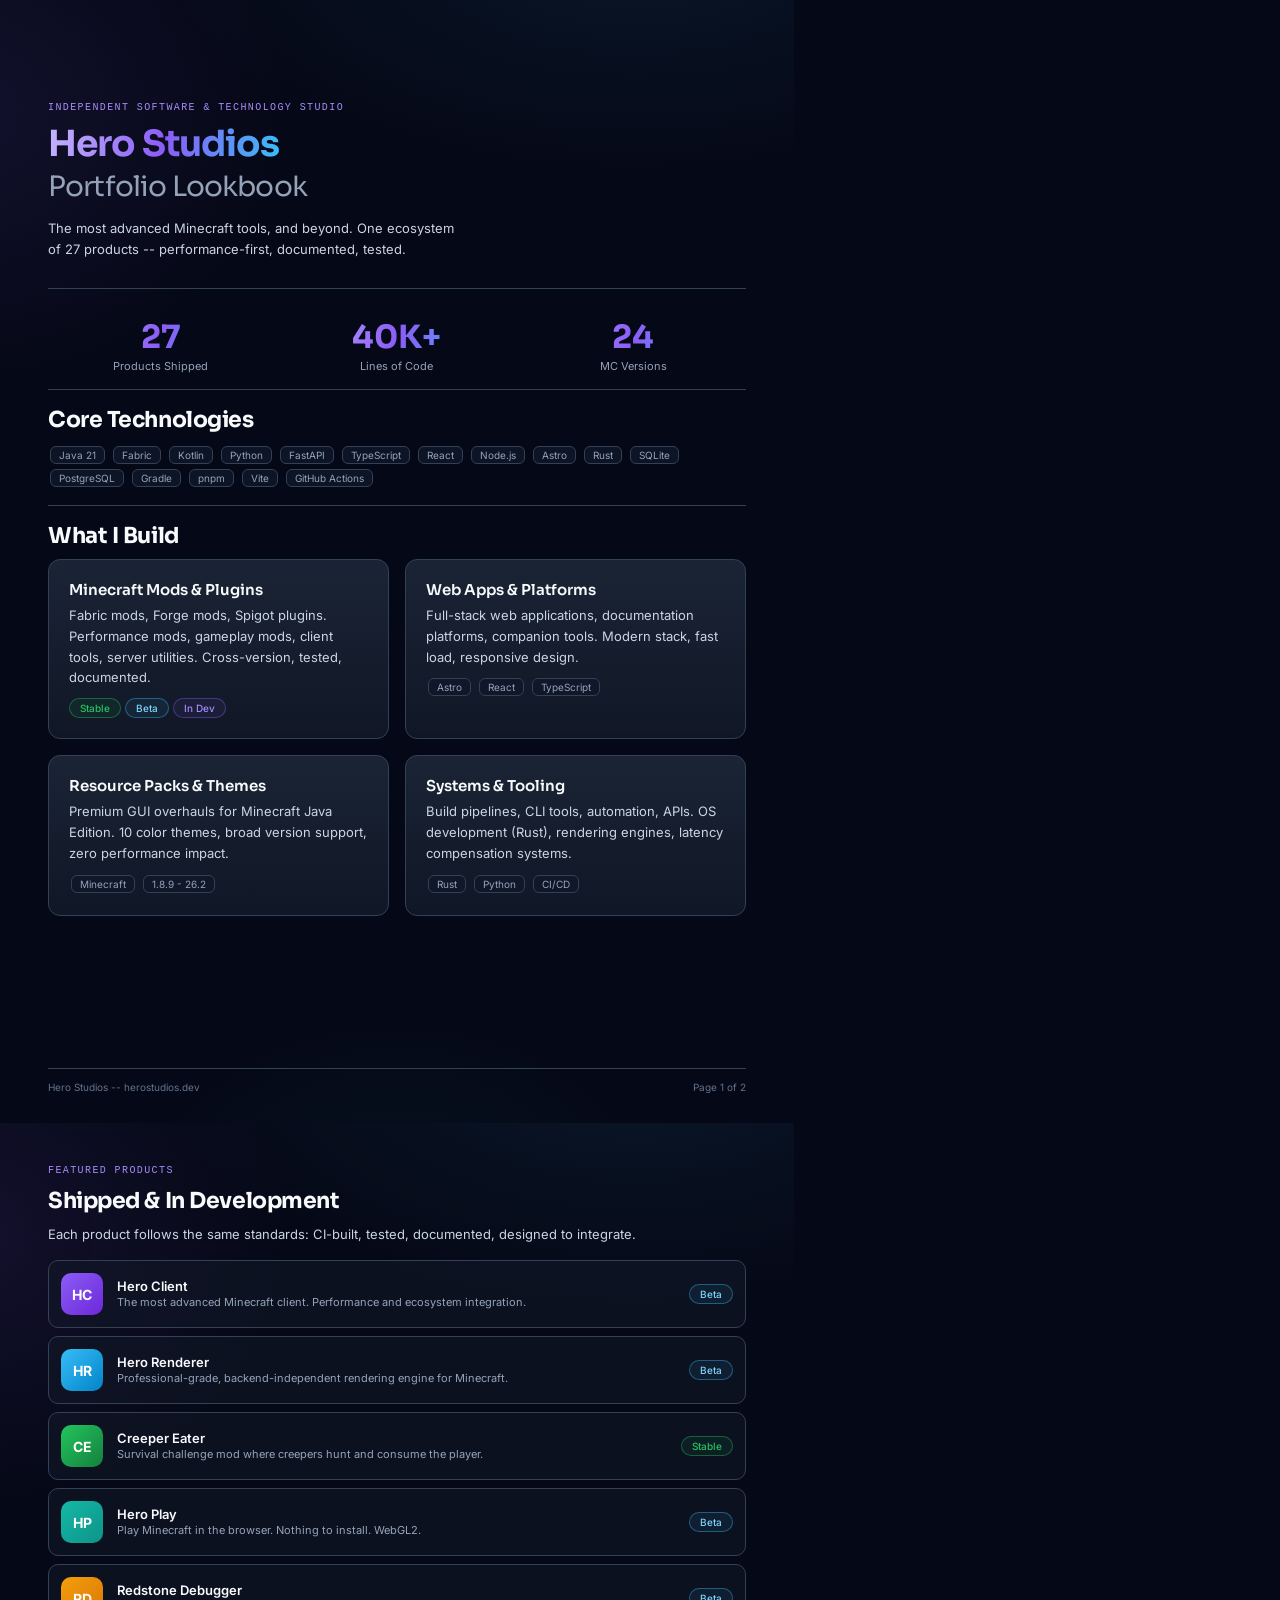
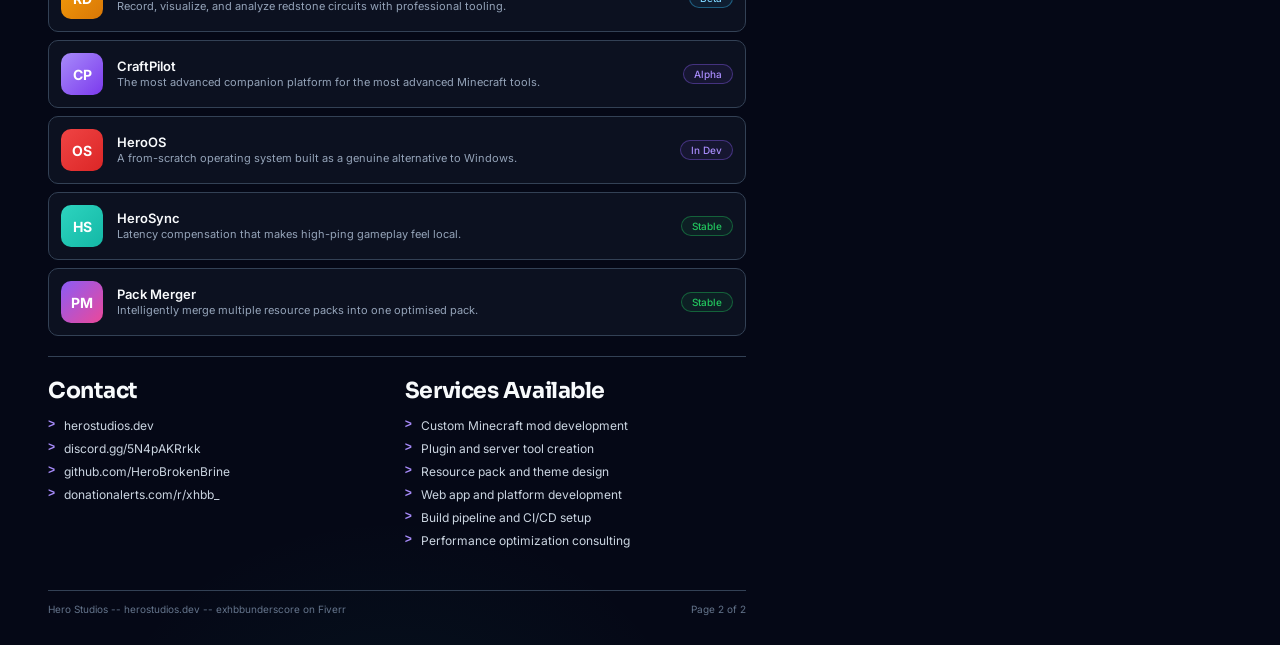
<file: docs/portfolio-lookbook.html>
<!DOCTYPE html>
<html lang="en">
<head>
  <meta charset="UTF-8">
  <title>Hero Studios - Portfolio Lookbook</title>
  <link href="https://fonts.googleapis.com/css2?family=Inter:wght@400;500;600;700&family=Sora:wght@600;700&display=swap" rel="stylesheet">
  <style>
    * { margin: 0; padding: 0; box-sizing: border-box; }
    @page { size: A4; margin: 0; }
    body { font-family: 'Inter', sans-serif; color: #f8fafc; background: #050816; }
    .page { width: 210mm; min-height: 297mm; padding: 40px 48px; position: relative; overflow: hidden; page-break-after: always; }
    .page::before { content: ""; position: absolute; inset: 0; z-index: 0;
      background: radial-gradient(800px 400px at 80% -5%, rgba(56, 189, 248, 0.08), transparent 60%),
        radial-gradient(600px 500px at -5% 10%, rgba(139, 92, 246, 0.1), transparent 55%),
        radial-gradient(500px 400px at 50% 110%, rgba(20, 184, 166, 0.06), transparent 60%); }
    .page > * { position: relative; z-index: 1; }

    .eyebrow { font-family: 'JetBrains Mono', monospace; font-size: 10px; letter-spacing: 0.14em; text-transform: uppercase; color: #a78bfa; margin-bottom: 8px; }
    h1 { font-family: 'Sora', sans-serif; font-size: 36px; font-weight: 700; letter-spacing: -0.03em; line-height: 1.1; margin-bottom: 12px; }
    h2 { font-family: 'Sora', sans-serif; font-size: 22px; font-weight: 700; letter-spacing: -0.02em; margin-bottom: 10px; }
    h3 { font-family: 'Sora', sans-serif; font-size: 15px; font-weight: 600; margin-bottom: 6px; }
    p { font-size: 13px; line-height: 1.6; color: #cbd5e1; }
    .grad { background: linear-gradient(100deg, #c4b5fd 0%, #8b5cf6 50%, #38bdf8 100%); -webkit-background-clip: text; background-clip: text; color: transparent; }
    .badge { display: inline-block; font-size: 10px; font-weight: 500; padding: 3px 10px; border-radius: 20px; border: 1px solid; }
    .badge-green { color: #22c55e; border-color: rgba(34, 197, 94, 0.4); background: rgba(34, 197, 94, 0.08); }
    .badge-blue { color: #7dd3fc; border-color: rgba(56, 189, 248, 0.4); background: rgba(56, 189, 248, 0.08); }
    .badge-purple { color: #a78bfa; border-color: rgba(139, 92, 246, 0.4); background: rgba(139, 92, 246, 0.08); }
    .divider { height: 1px; background: #334155; margin: 16px 0; }
    .card { background: linear-gradient(180deg, rgba(30, 41, 59, 0.85), rgba(17, 24, 39, 0.9)); border: 1px solid #334155; border-radius: 12px; padding: 20px; }
    .grid-2 { display: grid; grid-template-columns: 1fr 1fr; gap: 16px; }
    .grid-3 { display: grid; grid-template-columns: 1fr 1fr 1fr; gap: 12px; }
    .stat { text-align: center; }
    .stat .num { font-family: 'Sora', sans-serif; font-size: 32px; font-weight: 700; }
    .stat .lbl { font-size: 11px; color: #94a3b8; margin-top: 2px; }
    .product { display: flex; align-items: center; gap: 14px; padding: 12px; border: 1px solid #334155; border-radius: 10px; background: rgba(17, 24, 39, 0.6); }
    .product-icon { width: 42px; height: 42px; border-radius: 10px; display: grid; place-items: center; font-size: 14px; font-weight: 700; color: white; flex-shrink: 0; }
    .product-info h4 { font-size: 13px; font-weight: 600; }
    .product-info p { font-size: 11px; color: #94a3b8; }
    .footer-note { position: absolute; bottom: 30px; left: 48px; right: 48px; display: flex; justify-content: space-between; font-size: 10px; color: #64748b; border-top: 1px solid #334155; padding-top: 12px; }
    .tech-tag { display: inline-block; font-size: 10px; padding: 2px 8px; border-radius: 6px; background: rgba(15, 23, 42, 0.8); border: 1px solid #334155; color: #94a3b8; margin: 2px; }
    ul { list-style: none; padding: 0; }
    ul li { font-size: 12px; color: #cbd5e1; padding: 4px 0; padding-left: 16px; position: relative; }
    ul li::before { content: ">"; position: absolute; left: 0; color: #a78bfa; font-weight: 700; font-family: monospace; }
  </style>
</head>
<body>

  <!-- PAGE 1: Cover + Overview -->
  <div class="page">
    <div style="margin-top: 60px;">
      <p class="eyebrow">Independent Software & Technology Studio</p>
      <h1><span class="grad">Hero Studios</span></h1>
      <h1 style="font-size: 28px; color: #94a3b8; font-weight: 400; margin-top: -4px;">Portfolio Lookbook</h1>
      <p style="margin-top: 16px; max-width: 420px;">The most advanced Minecraft tools, and beyond. One ecosystem of 27 products -- performance-first, documented, tested.</p>
    </div>

    <div class="divider" style="margin: 28px 0;"></div>

    <div class="grid-3">
      <div class="stat"><div class="num grad">27</div><div class="lbl">Products Shipped</div></div>
      <div class="stat"><div class="num grad">40K+</div><div class="lbl">Lines of Code</div></div>
      <div class="stat"><div class="num grad">24</div><div class="lbl">MC Versions</div></div>
    </div>

    <div class="divider"></div>

    <h2>Core Technologies</h2>
    <div style="margin-top: 8px;">
      <span class="tech-tag">Java 21</span>
      <span class="tech-tag">Fabric</span>
      <span class="tech-tag">Kotlin</span>
      <span class="tech-tag">Python</span>
      <span class="tech-tag">FastAPI</span>
      <span class="tech-tag">TypeScript</span>
      <span class="tech-tag">React</span>
      <span class="tech-tag">Node.js</span>
      <span class="tech-tag">Astro</span>
      <span class="tech-tag">Rust</span>
      <span class="tech-tag">SQLite</span>
      <span class="tech-tag">PostgreSQL</span>
      <span class="tech-tag">Gradle</span>
      <span class="tech-tag">pnpm</span>
      <span class="tech-tag">Vite</span>
      <span class="tech-tag">GitHub Actions</span>
    </div>

    <div class="divider"></div>

    <h2>What I Build</h2>
    <div class="grid-2" style="margin-top: 10px;">
      <div class="card">
        <h3>Minecraft Mods & Plugins</h3>
        <p>Fabric mods, Forge mods, Spigot plugins. Performance mods, gameplay mods, client tools, server utilities. Cross-version, tested, documented.</p>
        <div style="margin-top: 8px;"><span class="badge badge-green">Stable</span> <span class="badge badge-blue">Beta</span> <span class="badge badge-purple">In Dev</span></div>
      </div>
      <div class="card">
        <h3>Web Apps & Platforms</h3>
        <p>Full-stack web applications, documentation platforms, companion tools. Modern stack, fast load, responsive design.</p>
        <div style="margin-top: 8px;"><span class="tech-tag">Astro</span> <span class="tech-tag">React</span> <span class="tech-tag">TypeScript</span></div>
      </div>
      <div class="card">
        <h3>Resource Packs & Themes</h3>
        <p>Premium GUI overhauls for Minecraft Java Edition. 10 color themes, broad version support, zero performance impact.</p>
        <div style="margin-top: 8px;"><span class="tech-tag">Minecraft</span> <span class="tech-tag">1.8.9 - 26.2</span></div>
      </div>
      <div class="card">
        <h3>Systems & Tooling</h3>
        <p>Build pipelines, CLI tools, automation, APIs. OS development (Rust), rendering engines, latency compensation systems.</p>
        <div style="margin-top: 8px;"><span class="tech-tag">Rust</span> <span class="tech-tag">Python</span> <span class="tech-tag">CI/CD</span></div>
      </div>
    </div>

    <div class="footer-note">
      <span>Hero Studios -- herostudios.dev</span>
      <span>Page 1 of 2</span>
    </div>
  </div>

  <!-- PAGE 2: Products + Contact -->
  <div class="page">
    <p class="eyebrow">Featured Products</p>
    <h2>Shipped & In Development</h2>
    <p style="margin-bottom: 16px;">Each product follows the same standards: CI-built, tested, documented, designed to integrate.</p>

    <div style="display: grid; gap: 8px;">
      <div class="product">
        <div class="product-icon" style="background: linear-gradient(135deg, #8b5cf6, #6d28d9);">HC</div>
        <div class="product-info"><h4>Hero Client</h4><p>The most advanced Minecraft client. Performance and ecosystem integration.</p></div>
        <span class="badge badge-blue" style="margin-left: auto;">Beta</span>
      </div>
      <div class="product">
        <div class="product-icon" style="background: linear-gradient(135deg, #38bdf8, #0284c7);">HR</div>
        <div class="product-info"><h4>Hero Renderer</h4><p>Professional-grade, backend-independent rendering engine for Minecraft.</p></div>
        <span class="badge badge-blue" style="margin-left: auto;">Beta</span>
      </div>
      <div class="product">
        <div class="product-icon" style="background: linear-gradient(135deg, #22c55e, #15803d);">CE</div>
        <div class="product-info"><h4>Creeper Eater</h4><p>Survival challenge mod where creepers hunt and consume the player.</p></div>
        <span class="badge badge-green" style="margin-left: auto;">Stable</span>
      </div>
      <div class="product">
        <div class="product-icon" style="background: linear-gradient(135deg, #14b8a6, #0d9488);">HP</div>
        <div class="product-info"><h4>Hero Play</h4><p>Play Minecraft in the browser. Nothing to install. WebGL2.</p></div>
        <span class="badge badge-blue" style="margin-left: auto;">Beta</span>
      </div>
      <div class="product">
        <div class="product-icon" style="background: linear-gradient(135deg, #f59e0b, #d97706);">RD</div>
        <div class="product-info"><h4>Redstone Debugger</h4><p>Record, visualize, and analyze redstone circuits with professional tooling.</p></div>
        <span class="badge badge-blue" style="margin-left: auto;">Beta</span>
      </div>
      <div class="product">
        <div class="product-icon" style="background: linear-gradient(135deg, #a78bfa, #7c3aed);">CP</div>
        <div class="product-info"><h4>CraftPilot</h4><p>The most advanced companion platform for the most advanced Minecraft tools.</p></div>
        <span class="badge badge-purple" style="margin-left: auto;">Alpha</span>
      </div>
      <div class="product">
        <div class="product-icon" style="background: linear-gradient(135deg, #ef4444, #dc2626);">OS</div>
        <div class="product-info"><h4>HeroOS</h4><p>A from-scratch operating system built as a genuine alternative to Windows.</p></div>
        <span class="badge badge-purple" style="margin-left: auto;">In Dev</span>
      </div>
      <div class="product">
        <div class="product-icon" style="background: linear-gradient(135deg, #2dd4bf, #14b8a6);">HS</div>
        <div class="product-info"><h4>HeroSync</h4><p>Latency compensation that makes high-ping gameplay feel local.</p></div>
        <span class="badge badge-green" style="margin-left: auto;">Stable</span>
      </div>
      <div class="product">
        <div class="product-icon" style="background: linear-gradient(135deg, #8b5cf6, #ec4899);">PM</div>
        <div class="product-info"><h4>Pack Merger</h4><p>Intelligently merge multiple resource packs into one optimised pack.</p></div>
        <span class="badge badge-green" style="margin-left: auto;">Stable</span>
      </div>
    </div>

    <div class="divider" style="margin: 20px 0;"></div>

    <div class="grid-2">
      <div>
        <h2>Contact</h2>
        <ul>
          <li>herostudios.dev</li>
          <li>discord.gg/5N4pAKRrkk</li>
          <li>github.com/HeroBrokenBrine</li>
          <li>donationalerts.com/r/xhbb_</li>
        </ul>
      </div>
      <div>
        <h2>Services Available</h2>
        <ul>
          <li>Custom Minecraft mod development</li>
          <li>Plugin and server tool creation</li>
          <li>Resource pack and theme design</li>
          <li>Web app and platform development</li>
          <li>Build pipeline and CI/CD setup</li>
          <li>Performance optimization consulting</li>
        </ul>
      </div>
    </div>

    <div class="footer-note">
      <span>Hero Studios -- herostudios.dev -- exhbbunderscore on Fiverr</span>
      <span>Page 2 of 2</span>
    </div>
  </div>

</body>
</html>
</file>
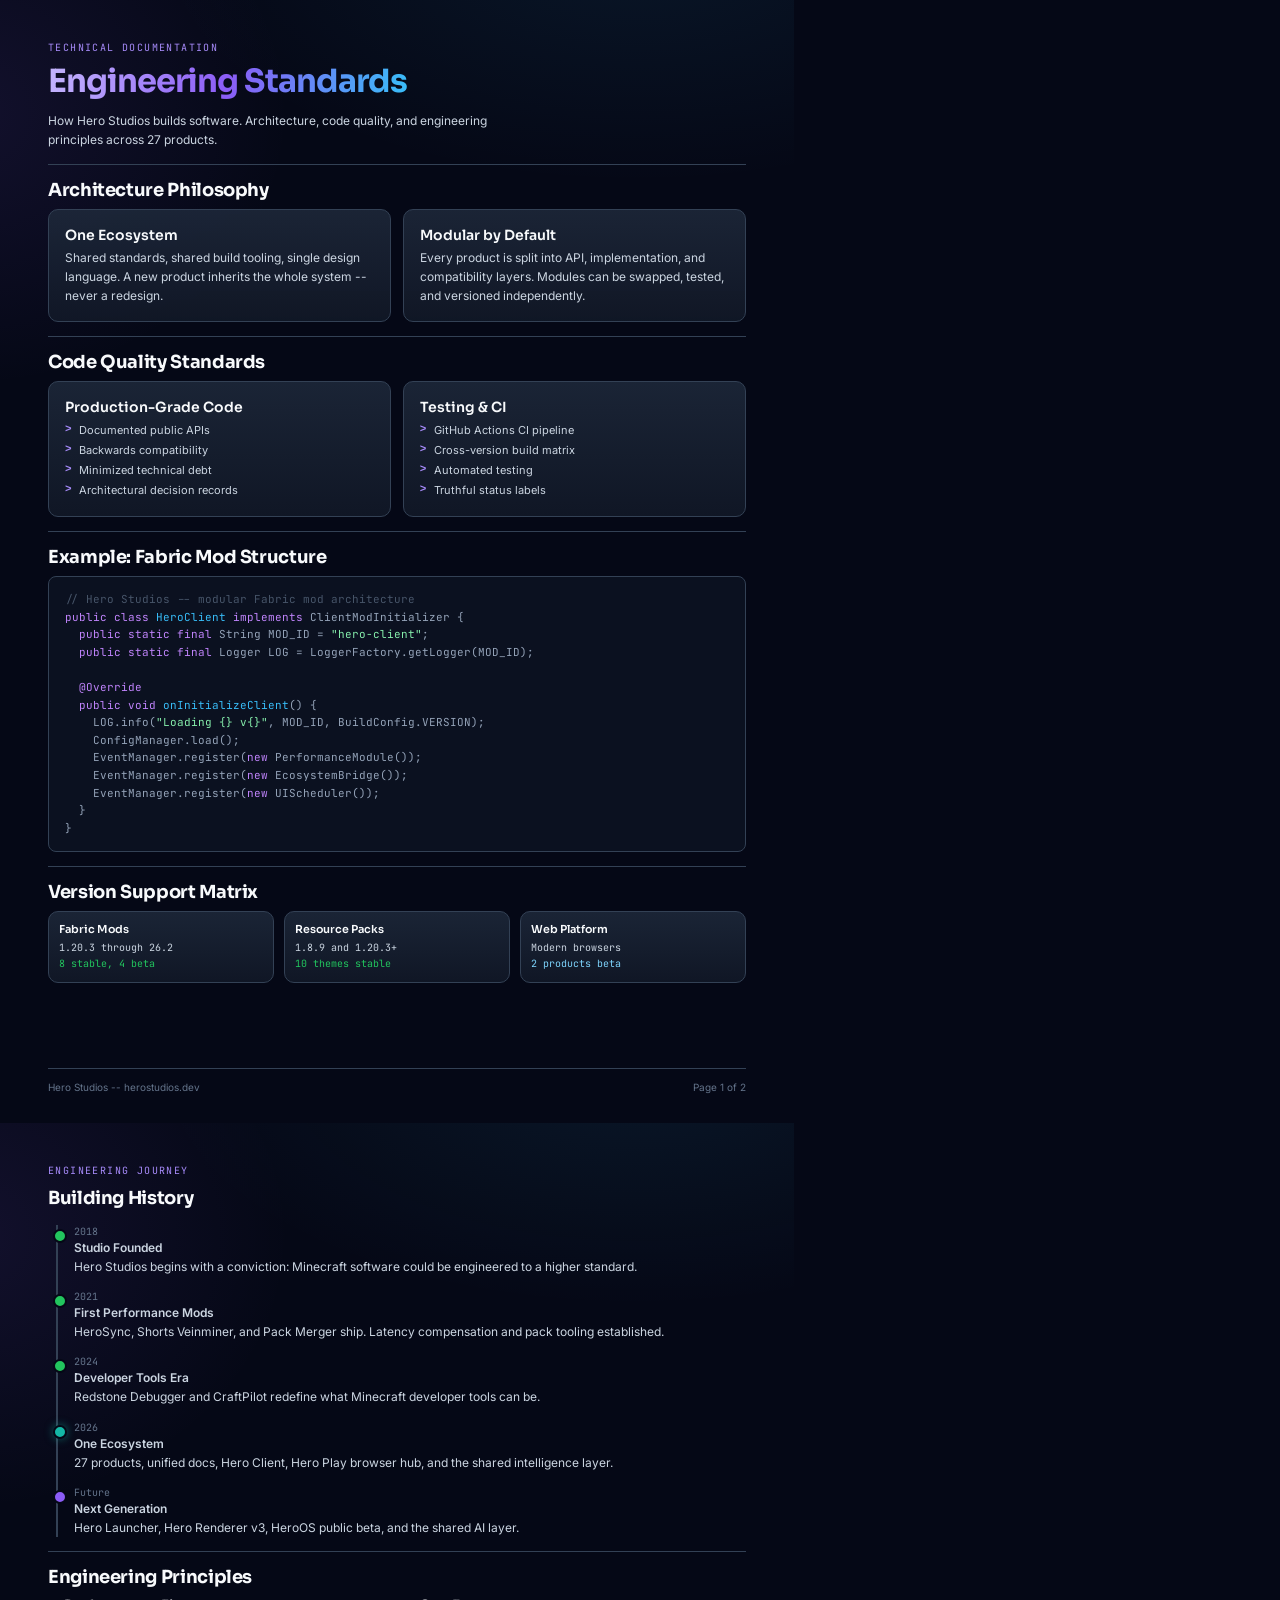
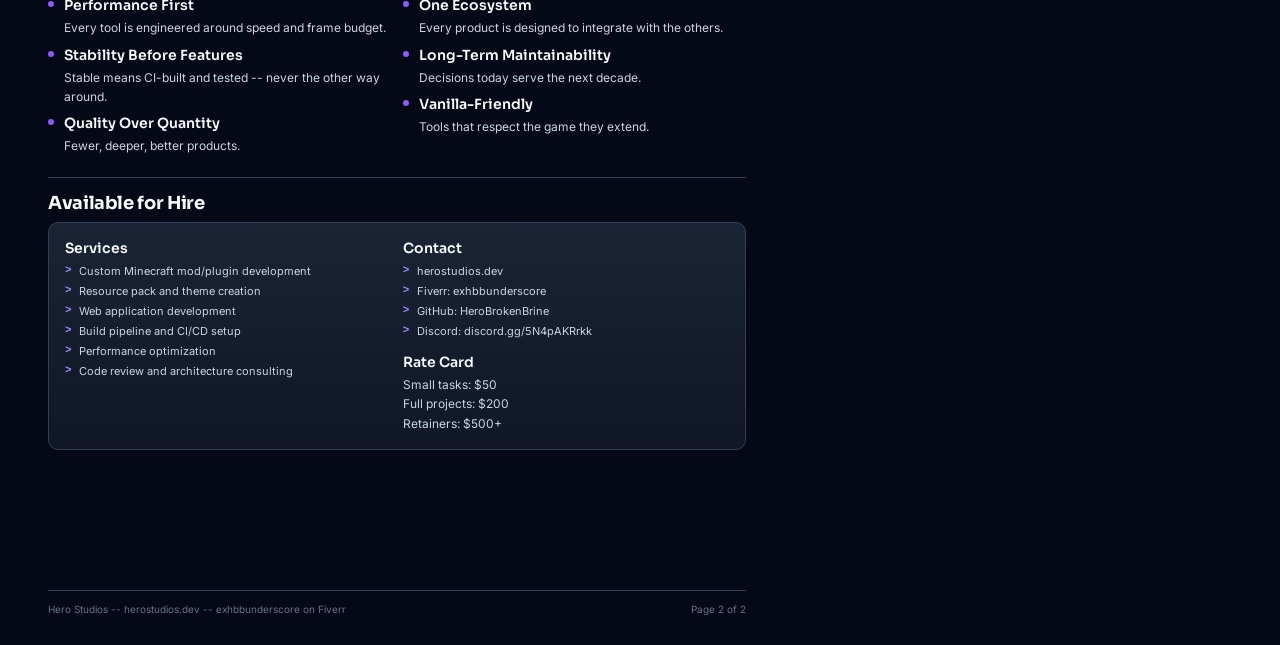
<file: docs/technical-capabilities.html>
<!DOCTYPE html>
<html lang="en">
<head>
  <meta charset="UTF-8">
  <title>Hero Studios - Technical Capabilities</title>
  <link href="https://fonts.googleapis.com/css2?family=Inter:wght@400;500;600;700&family=Sora:wght@600;700&family=JetBrains+Mono:wght@400;500&display=swap" rel="stylesheet">
  <style>
    * { margin: 0; padding: 0; box-sizing: border-box; }
    @page { size: A4; margin: 0; }
    body { font-family: 'Inter', sans-serif; color: #f8fafc; background: #050816; }
    .page { width: 210mm; min-height: 297mm; padding: 40px 48px; position: relative; overflow: hidden; page-break-after: always; }
    .page::before { content: ""; position: absolute; inset: 0; z-index: 0;
      background: radial-gradient(800px 400px at 80% -5%, rgba(56, 189, 248, 0.08), transparent 60%),
        radial-gradient(600px 500px at -5% 10%, rgba(139, 92, 246, 0.1), transparent 55%); }
    .page > * { position: relative; z-index: 1; }
    .eyebrow { font-family: 'JetBrains Mono', monospace; font-size: 10px; letter-spacing: 0.14em; text-transform: uppercase; color: #a78bfa; margin-bottom: 8px; }
    h1 { font-family: 'Sora', sans-serif; font-size: 32px; font-weight: 700; letter-spacing: -0.03em; line-height: 1.1; margin-bottom: 12px; }
    h2 { font-family: 'Sora', sans-serif; font-size: 18px; font-weight: 700; letter-spacing: -0.02em; margin-bottom: 8px; }
    h3 { font-family: 'Sora', sans-serif; font-size: 14px; font-weight: 600; margin-bottom: 4px; }
    p { font-size: 12px; line-height: 1.6; color: #cbd5e1; }
    .grad { background: linear-gradient(100deg, #c4b5fd 0%, #8b5cf6 50%, #38bdf8 100%); -webkit-background-clip: text; background-clip: text; color: transparent; }
    .divider { height: 1px; background: #334155; margin: 14px 0; }
    .card { background: linear-gradient(180deg, rgba(30, 41, 59, 0.85), rgba(17, 24, 39, 0.9)); border: 1px solid #334155; border-radius: 10px; padding: 16px; }
    .grid-2 { display: grid; grid-template-columns: 1fr 1fr; gap: 12px; }
    .grid-3 { display: grid; grid-template-columns: 1fr 1fr 1fr; gap: 10px; }
    .code-block { background: #0b1120; border: 1px solid #334155; border-radius: 8px; padding: 14px 16px; font-family: 'JetBrains Mono', monospace; font-size: 11px; line-height: 1.6; color: #94a3b8; overflow: hidden; }
    .code-block .keyword { color: #c084fc; }
    .code-block .string { color: #86efac; }
    .code-block .comment { color: #475569; }
    .code-block .func { color: #38bdf8; }
    .tech-tag { display: inline-block; font-size: 10px; padding: 2px 8px; border-radius: 6px; background: rgba(15, 23, 42, 0.8); border: 1px solid #334155; color: #94a3b8; margin: 2px; }
    .timeline { border-left: 2px solid #334155; padding-left: 16px; margin-left: 8px; }
    .tl-item { position: relative; margin-bottom: 14px; }
    .tl-item::before { content: ""; position: absolute; left: -21px; top: 4px; width: 10px; height: 10px; border-radius: 50%; background: #8b5cf6; border: 2px solid #050816; }
    .tl-item.done::before { background: #22c55e; }
    .tl-item.now::before { background: #14b8a6; box-shadow: 0 0 8px rgba(20, 184, 166, 0.5); }
    .tl-year { font-family: 'JetBrains Mono', monospace; font-size: 10px; color: #64748b; }
    .feature-row { display: flex; gap: 10px; align-items: flex-start; margin-bottom: 8px; }
    .feature-dot { width: 6px; height: 6px; border-radius: 50%; background: #8b5cf6; margin-top: 5px; flex-shrink: 0; }
    .footer-note { position: absolute; bottom: 30px; left: 48px; right: 48px; display: flex; justify-content: space-between; font-size: 10px; color: #64748b; border-top: 1px solid #334155; padding-top: 12px; }
    ul { list-style: none; padding: 0; }
    ul li { font-size: 11px; color: #cbd5e1; padding: 3px 0 3px 14px; position: relative; }
    ul li::before { content: ">"; position: absolute; left: 0; color: #a78bfa; font-weight: 700; font-family: monospace; }
  </style>
</head>
<body>

  <!-- PAGE 1: Architecture & Code -->
  <div class="page">
    <p class="eyebrow">Technical Documentation</p>
    <h1><span class="grad">Engineering Standards</span></h1>
    <p style="max-width: 440px;">How Hero Studios builds software. Architecture, code quality, and engineering principles across 27 products.</p>

    <div class="divider"></div>

    <h2>Architecture Philosophy</h2>
    <div class="grid-2" style="margin-top: 8px;">
      <div class="card">
        <h3>One Ecosystem</h3>
        <p>Shared standards, shared build tooling, single design language. A new product inherits the whole system -- never a redesign.</p>
      </div>
      <div class="card">
        <h3>Modular by Default</h3>
        <p>Every product is split into API, implementation, and compatibility layers. Modules can be swapped, tested, and versioned independently.</p>
      </div>
    </div>

    <div class="divider"></div>

    <h2>Code Quality Standards</h2>
    <div class="grid-2" style="margin-top: 8px;">
      <div class="card">
        <h3>Production-Grade Code</h3>
        <ul>
          <li>Documented public APIs</li>
          <li>Backwards compatibility</li>
          <li>Minimized technical debt</li>
          <li>Architectural decision records</li>
        </ul>
      </div>
      <div class="card">
        <h3>Testing & CI</h3>
        <ul>
          <li>GitHub Actions CI pipeline</li>
          <li>Cross-version build matrix</li>
          <li>Automated testing</li>
          <li>Truthful status labels</li>
        </ul>
      </div>
    </div>

    <div class="divider"></div>

    <h2>Example: Fabric Mod Structure</h2>
    <div class="code-block" style="margin-top: 8px;">
      <span class="comment">// Hero Studios -- modular Fabric mod architecture</span><br>
      <span class="keyword">public class</span> <span class="func">HeroClient</span> <span class="keyword">implements</span> ClientModInitializer {<br>
      &nbsp;&nbsp;<span class="keyword">public static final</span> String MOD_ID = <span class="string">"hero-client"</span>;<br>
      &nbsp;&nbsp;<span class="keyword">public static final</span> Logger LOG = LoggerFactory.getLogger(MOD_ID);<br><br>
      &nbsp;&nbsp;<span class="keyword">@Override</span><br>
      &nbsp;&nbsp;<span class="keyword">public void</span> <span class="func">onInitializeClient</span>() {<br>
      &nbsp;&nbsp;&nbsp;&nbsp;LOG.info(<span class="string">"Loading {} v{}"</span>, MOD_ID, BuildConfig.VERSION);<br>
      &nbsp;&nbsp;&nbsp;&nbsp;ConfigManager.load();<br>
      &nbsp;&nbsp;&nbsp;&nbsp;EventManager.register(<span class="keyword">new</span> PerformanceModule());<br>
      &nbsp;&nbsp;&nbsp;&nbsp;EventManager.register(<span class="keyword">new</span> EcosystemBridge());<br>
      &nbsp;&nbsp;&nbsp;&nbsp;EventManager.register(<span class="keyword">new</span> UIScheduler());<br>
      &nbsp;&nbsp;}<br>
      }
    </div>

    <div class="divider"></div>

    <h2>Version Support Matrix</h2>
    <div style="margin-top: 8px; font-family: 'JetBrains Mono', monospace; font-size: 10px;">
      <div class="grid-3">
        <div class="card" style="padding: 10px;">
          <h3 style="font-size: 11px;">Fabric Mods</h3>
          <p style="font-size: 10px;">1.20.3 through 26.2</p>
          <p style="font-size: 10px; color: #22c55e;">8 stable, 4 beta</p>
        </div>
        <div class="card" style="padding: 10px;">
          <h3 style="font-size: 11px;">Resource Packs</h3>
          <p style="font-size: 10px;">1.8.9 and 1.20.3+</p>
          <p style="font-size: 10px; color: #22c55e;">10 themes stable</p>
        </div>
        <div class="card" style="padding: 10px;">
          <h3 style="font-size: 11px;">Web Platform</h3>
          <p style="font-size: 10px;">Modern browsers</p>
          <p style="font-size: 10px; color: #7dd3fc;">2 products beta</p>
        </div>
      </div>
    </div>

    <div class="footer-note">
      <span>Hero Studios -- herostudios.dev</span>
      <span>Page 1 of 2</span>
    </div>
  </div>

  <!-- PAGE 2: Timeline + Principles -->
  <div class="page">
    <p class="eyebrow">Engineering Journey</p>
    <h2>Building History</h2>

    <div class="timeline" style="margin-top: 16px;">
      <div class="tl-item done">
        <div class="tl-year">2018</div>
        <p style="font-size: 12px; font-weight: 600;">Studio Founded</p>
        <p>Hero Studios begins with a conviction: Minecraft software could be engineered to a higher standard.</p>
      </div>
      <div class="tl-item done">
        <div class="tl-year">2021</div>
        <p style="font-size: 12px; font-weight: 600;">First Performance Mods</p>
        <p>HeroSync, Shorts Veinminer, and Pack Merger ship. Latency compensation and pack tooling established.</p>
      </div>
      <div class="tl-item done">
        <div class="tl-year">2024</div>
        <p style="font-size: 12px; font-weight: 600;">Developer Tools Era</p>
        <p>Redstone Debugger and CraftPilot redefine what Minecraft developer tools can be.</p>
      </div>
      <div class="tl-item now">
        <div class="tl-year">2026</div>
        <p style="font-size: 12px; font-weight: 600;">One Ecosystem</p>
        <p>27 products, unified docs, Hero Client, Hero Play browser hub, and the shared intelligence layer.</p>
      </div>
      <div class="tl-item">
        <div class="tl-year">Future</div>
        <p style="font-size: 12px; font-weight: 600;">Next Generation</p>
        <p>Hero Launcher, Hero Renderer v3, HeroOS public beta, and the shared AI layer.</p>
      </div>
    </div>

    <div class="divider"></div>

    <h2>Engineering Principles</h2>
    <div class="grid-2" style="margin-top: 8px;">
      <div>
        <div class="feature-row"><div class="feature-dot"></div><div><h3>Performance First</h3><p>Every tool is engineered around speed and frame budget.</p></div></div>
        <div class="feature-row"><div class="feature-dot"></div><div><h3>Stability Before Features</h3><p>Stable means CI-built and tested -- never the other way around.</p></div></div>
        <div class="feature-row"><div class="feature-dot"></div><div><h3>Quality Over Quantity</h3><p>Fewer, deeper, better products.</p></div></div>
      </div>
      <div>
        <div class="feature-row"><div class="feature-dot"></div><div><h3>One Ecosystem</h3><p>Every product is designed to integrate with the others.</p></div></div>
        <div class="feature-row"><div class="feature-dot"></div><div><h3>Long-Term Maintainability</h3><p>Decisions today serve the next decade.</p></div></div>
        <div class="feature-row"><div class="feature-dot"></div><div><h3>Vanilla-Friendly</h3><p>Tools that respect the game they extend.</p></div></div>
      </div>
    </div>

    <div class="divider"></div>

    <h2>Available for Hire</h2>
    <div class="card" style="margin-top: 8px;">
      <div class="grid-2">
        <div>
          <h3>Services</h3>
          <ul>
            <li>Custom Minecraft mod/plugin development</li>
            <li>Resource pack and theme creation</li>
            <li>Web application development</li>
            <li>Build pipeline and CI/CD setup</li>
            <li>Performance optimization</li>
            <li>Code review and architecture consulting</li>
          </ul>
        </div>
        <div>
          <h3>Contact</h3>
          <ul>
            <li>herostudios.dev</li>
            <li>Fiverr: exhbbunderscore</li>
            <li>GitHub: HeroBrokenBrine</li>
            <li>Discord: discord.gg/5N4pAKRrkk</li>
          </ul>
          <div style="margin-top: 12px;">
            <h3>Rate Card</h3>
            <p>Small tasks: $50</p>
            <p>Full projects: $200</p>
            <p>Retainers: $500+</p>
          </div>
        </div>
      </div>
    </div>

    <div class="footer-note">
      <span>Hero Studios -- herostudios.dev -- exhbbunderscore on Fiverr</span>
      <span>Page 2 of 2</span>
    </div>
  </div>

</body>
</html>
</file>
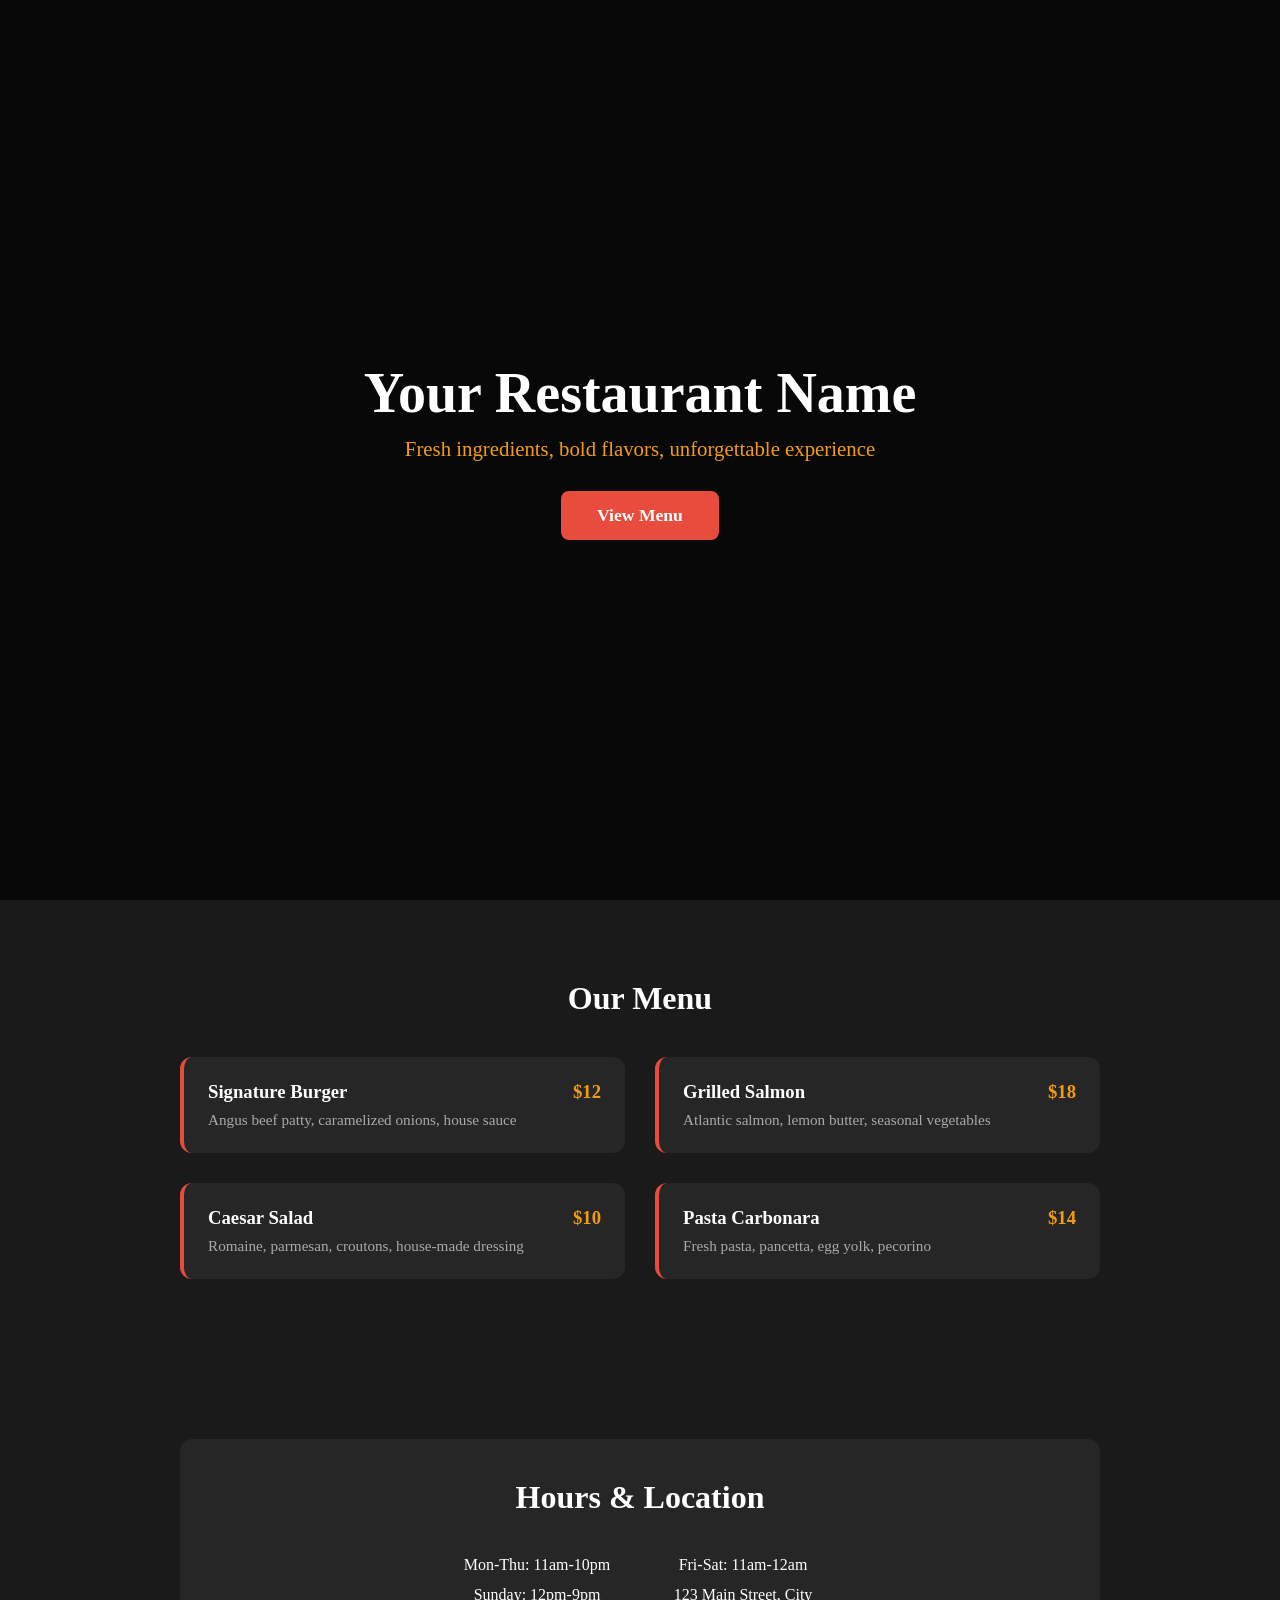
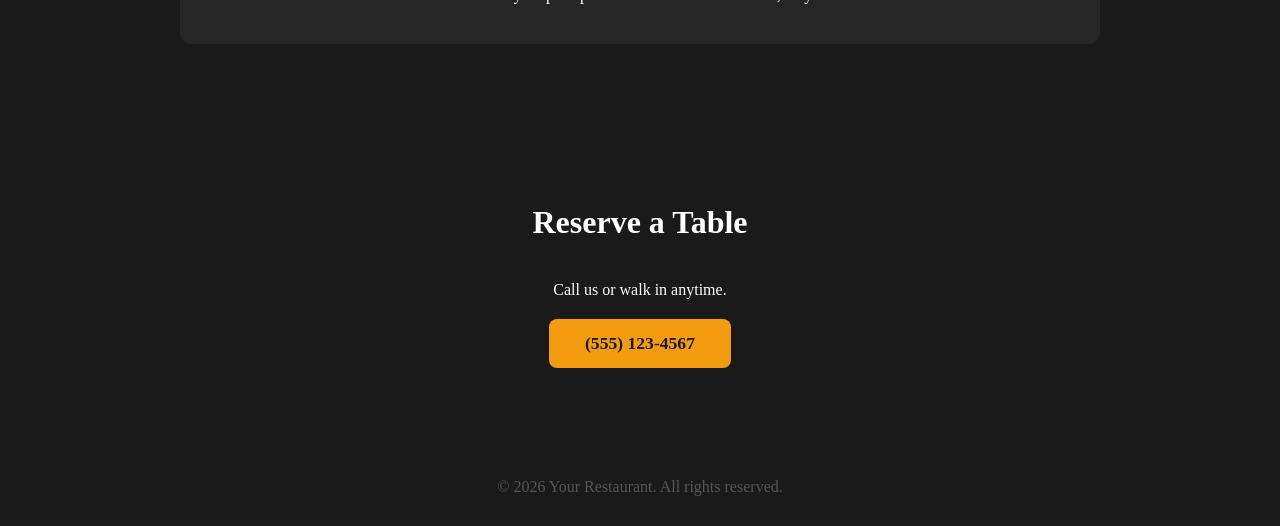
<file: templates/restaurant.html>
<!DOCTYPE html>
<html lang="en">
<head>
  <meta charset="UTF-8">
  <meta name="viewport" content="width=device-width, initial-scale=1.0">
  <title>Restaurant Landing Page Template</title>
  <style>
    * { margin: 0; padding: 0; box-sizing: border-box; }
    :root { --primary: #e74c3c; --dark: #1a1a1a; --gold: #f39c12; }
    body { font-family: 'Georgia', serif; background: var(--dark); color: #fff; }

    .hero {
      height: 100vh; display: flex; align-items: center; justify-content: center;
      text-align: center;
      background: linear-gradient(rgba(0,0,0,0.7), rgba(0,0,0,0.7)),
                  url('https://images.unsplash.com/photo-1517248135467-4c7edcad34c4?w=1200') center/cover;
    }
    .hero h1 { font-size: 3.5rem; margin-bottom: 12px; }
    .hero p { font-size: 1.3rem; color: var(--gold); margin-bottom: 30px; }
    .btn {
      display: inline-block; background: var(--primary); color: white;
      padding: 14px 36px; border-radius: 8px; text-decoration: none;
      font-size: 1.1rem; font-weight: bold; border: none; cursor: pointer;
    }
    .btn:hover { opacity: 0.9; }

    section { padding: 80px 40px; max-width: 1000px; margin: 0 auto; }
    h2 { text-align: center; font-size: 2rem; margin-bottom: 40px; }

    .menu { display: grid; grid-template-columns: 1fr 1fr; gap: 30px; }
    .menu-item {
      background: rgba(255,255,255,0.05); padding: 24px;
      border-radius: 12px; border-left: 4px solid var(--primary);
    }
    .menu-item h3 { display: flex; justify-content: space-between; }
    .menu-item h3 span { color: var(--gold); }
    .menu-item p { color: #aaa; margin-top: 8px; font-size: 0.95rem; }

    .hours {
      text-align: center; background: rgba(255,255,255,0.05);
      padding: 40px; border-radius: 12px;
    }
    .hours-grid { display: grid; grid-template-columns: 1fr 1fr; gap: 12px; margin-top: 20px; max-width: 400px; margin-left: auto; margin-right: auto; }

    .contact-section { text-align: center; }
    .contact-section a { color: var(--gold); }

    footer { text-align: center; padding: 30px; color: #555; }

    @media (max-width: 640px) {
      .menu, .hours-grid { grid-template-columns: 1fr; }
      .hero h1 { font-size: 2.2rem; }
    }
  </style>
</head>
<body>

  <div class="hero">
    <div>
      <h1>Your Restaurant Name</h1>
      <p>Fresh ingredients, bold flavors, unforgettable experience</p>
      <a href="#menu" class="btn">View Menu</a>
    </div>
  </div>

  <section id="menu">
    <h2>Our Menu</h2>
    <div class="menu">
      <div class="menu-item">
        <h3>Signature Burger <span>$12</span></h3>
        <p>Angus beef patty, caramelized onions, house sauce</p>
      </div>
      <div class="menu-item">
        <h3>Grilled Salmon <span>$18</span></h3>
        <p>Atlantic salmon, lemon butter, seasonal vegetables</p>
      </div>
      <div class="menu-item">
        <h3>Caesar Salad <span>$10</span></h3>
        <p>Romaine, parmesan, croutons, house-made dressing</p>
      </div>
      <div class="menu-item">
        <h3>Pasta Carbonara <span>$14</span></h3>
        <p>Fresh pasta, pancetta, egg yolk, pecorino</p>
      </div>
    </div>
  </section>

  <section>
    <div class="hours">
      <h2>Hours & Location</h2>
      <div class="hours-grid">
        <div>Mon-Thu: 11am-10pm</div>
        <div>Fri-Sat: 11am-12am</div>
        <div>Sunday: 12pm-9pm</div>
        <div>123 Main Street, City</div>
      </div>
    </div>
  </section>

  <section class="contact-section">
    <h2>Reserve a Table</h2>
    <p style="margin-bottom: 20px;">Call us or walk in anytime.</p>
    <a href="tel:+15551234567" class="btn" style="background: var(--gold); color: var(--dark);">(555) 123-4567</a>
  </section>

  <footer>&copy; 2026 Your Restaurant. All rights reserved.</footer>

</body>
</html>
</file>
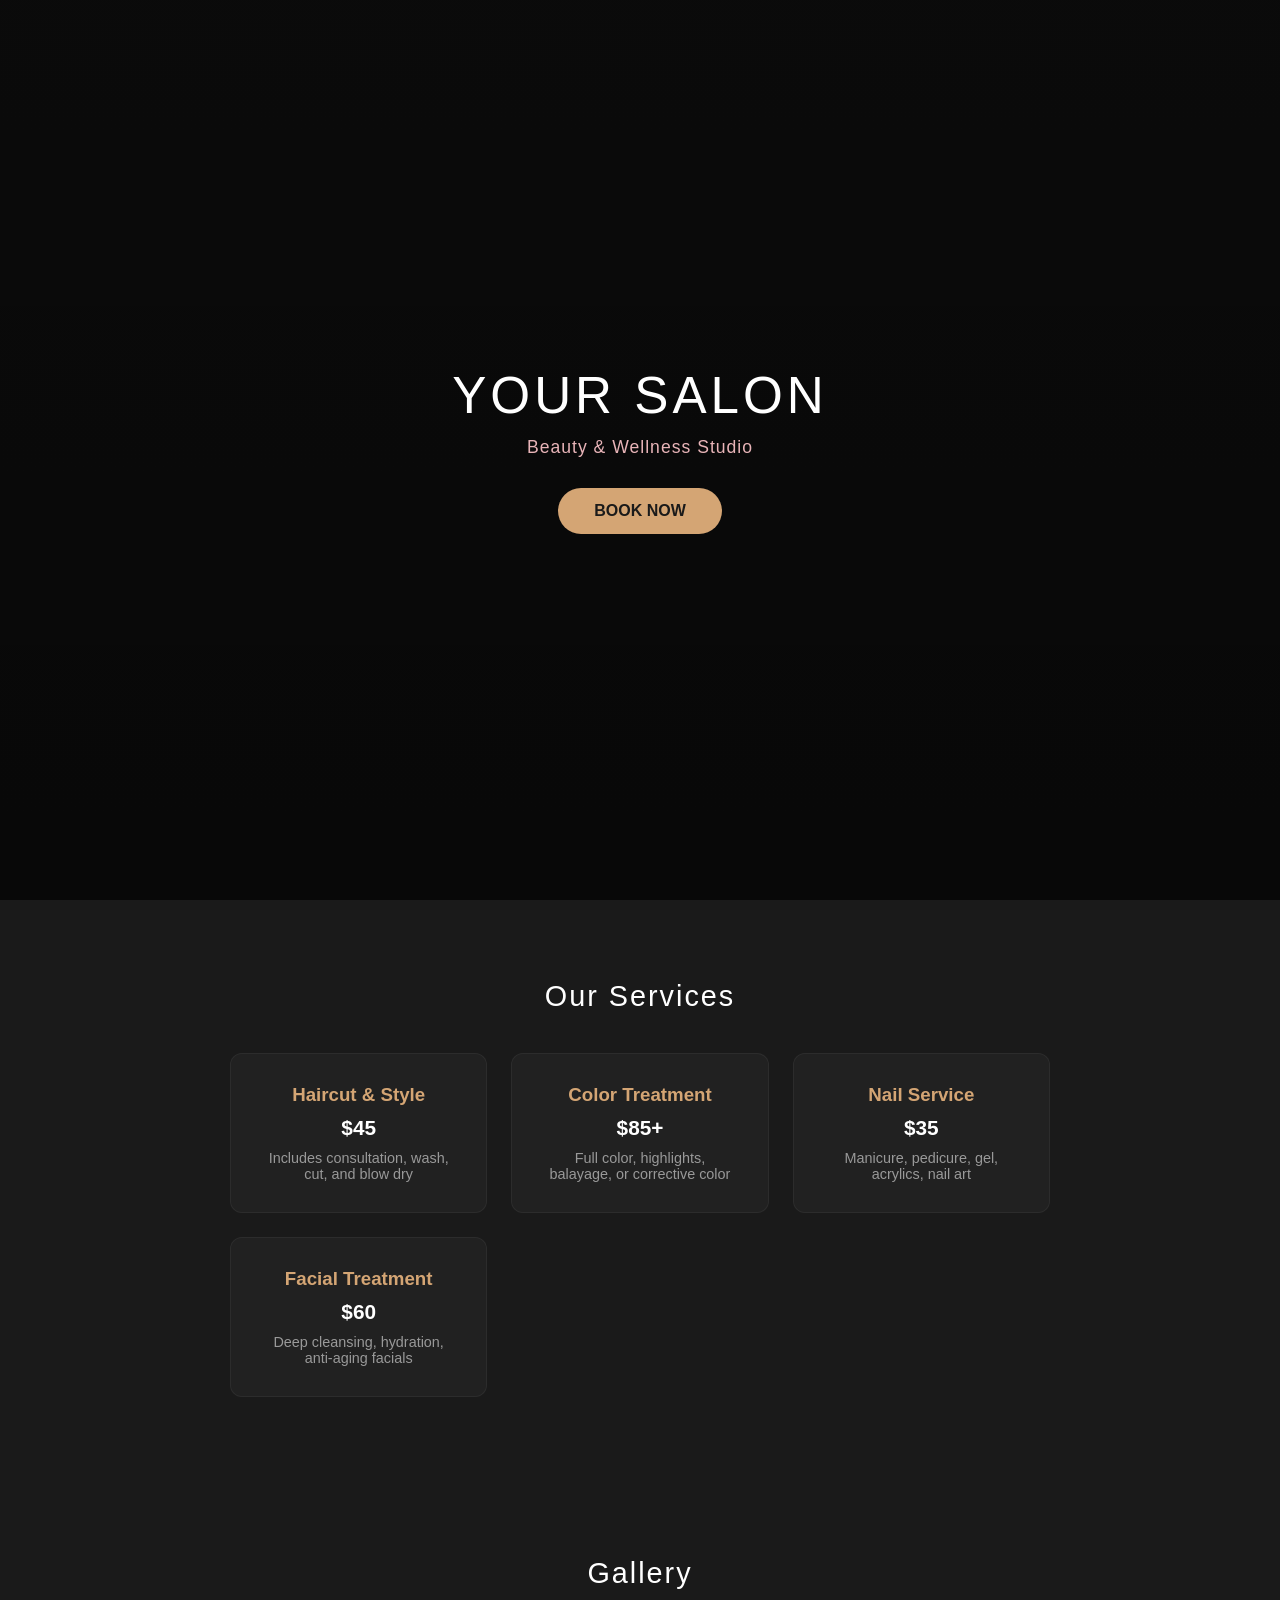
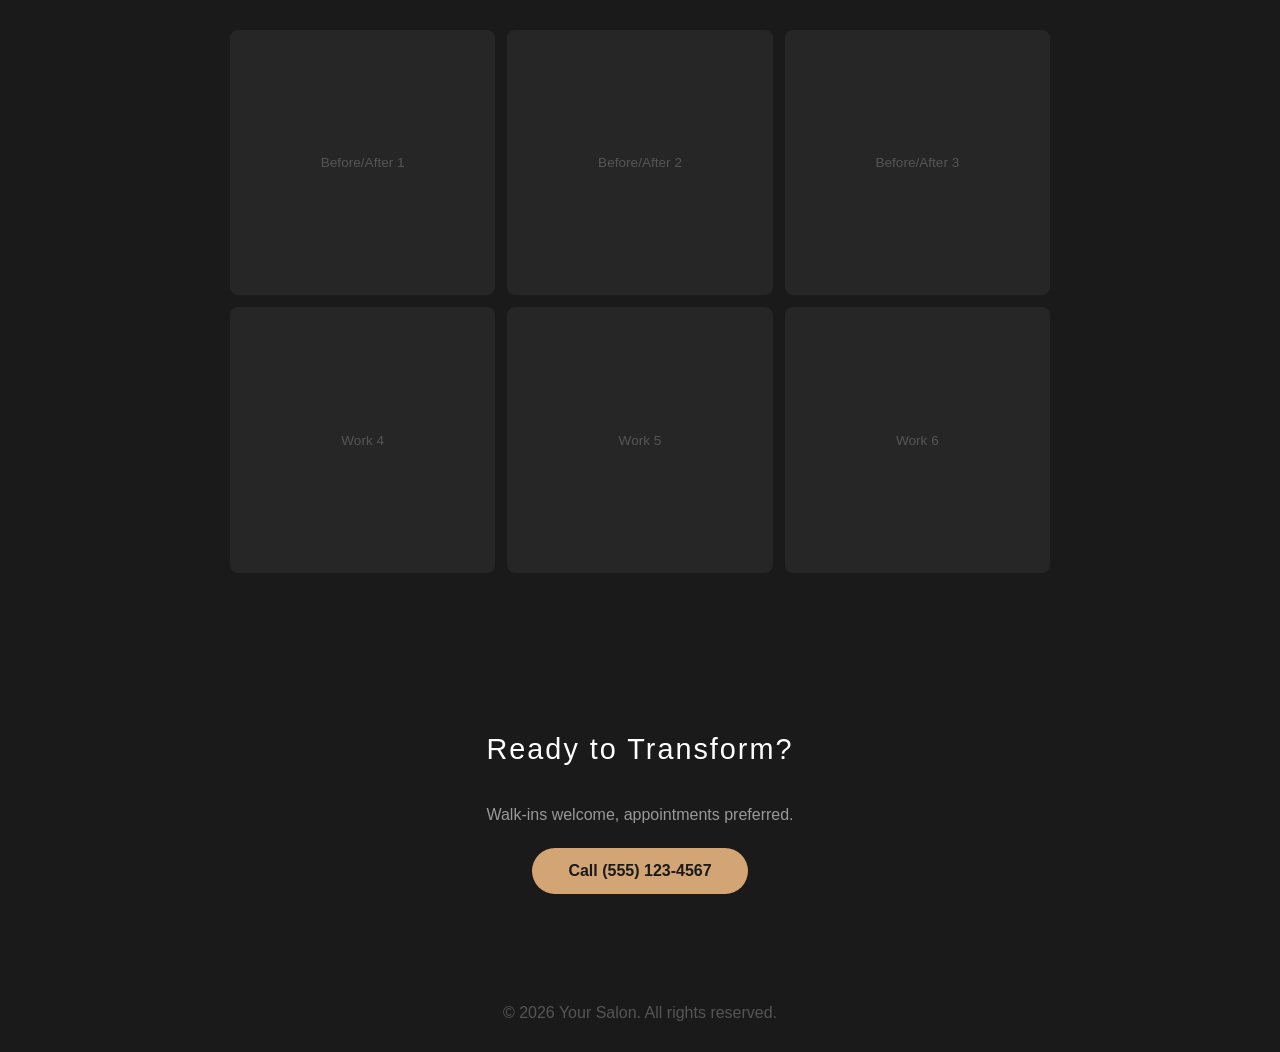
<file: templates/salon.html>
<!DOCTYPE html>
<html lang="en">
<head>
  <meta charset="UTF-8">
  <meta name="viewport" content="width=device-width, initial-scale=1.0">
  <title>Salon Landing Page Template</title>
  <style>
    * { margin: 0; padding: 0; box-sizing: border-box; }
    :root { --primary: #d4a574; --dark: #1a1a1a; --pink: #e8b4b8; }
    body { font-family: 'Segoe UI', sans-serif; background: var(--dark); color: #fff; }

    .hero {
      height: 100vh; display: flex; align-items: center; justify-content: center;
      text-align: center;
      background: linear-gradient(rgba(0,0,0,0.6), rgba(0,0,0,0.7)),
                  url('https://images.unsplash.com/photo-1560066984-138dadb4c035?w=1200') center/cover;
    }
    .hero h1 { font-size: 3.2rem; font-weight: 300; letter-spacing: 4px; margin-bottom: 12px; }
    .hero p { font-size: 1.1rem; color: var(--pink); margin-bottom: 30px; letter-spacing: 1px; }
    .btn {
      display: inline-block; background: var(--primary); color: var(--dark);
      padding: 14px 36px; border-radius: 30px; text-decoration: none;
      font-size: 1rem; font-weight: 600; border: none; cursor: pointer;
    }

    section { padding: 80px 40px; max-width: 900px; margin: 0 auto; }
    h2 { text-align: center; font-size: 1.8rem; font-weight: 300; letter-spacing: 2px; margin-bottom: 40px; }

    .services { display: grid; grid-template-columns: repeat(auto-fit, minmax(240px, 1fr)); gap: 24px; }
    .service-card {
      background: rgba(255,255,255,0.03); padding: 30px; border-radius: 12px;
      text-align: center; border: 1px solid rgba(255,255,255,0.05);
    }
    .service-card h3 { color: var(--primary); margin-bottom: 8px; }
    .service-card .price { font-size: 1.3rem; font-weight: 700; margin: 10px 0; }
    .service-card p { color: #999; font-size: 0.9rem; }

    .gallery {
      display: grid; grid-template-columns: repeat(3, 1fr); gap: 12px;
    }
    .gallery div {
      aspect-ratio: 1; background: rgba(255,255,255,0.05);
      border-radius: 8px; display: flex; align-items: center;
      justify-content: center; color: #555; font-size: 0.85rem;
    }

    .book { text-align: center; }
    .book p { color: #999; margin-bottom: 24px; }

    footer { text-align: center; padding: 30px; color: #555; }
    @media (max-width: 640px) { .gallery { grid-template-columns: 1fr 1fr; } }
  </style>
</head>
<body>

  <div class="hero">
    <div>
      <h1>YOUR SALON</h1>
      <p>Beauty & Wellness Studio</p>
      <a href="#services" class="btn">BOOK NOW</a>
    </div>
  </div>

  <section id="services">
    <h2>Our Services</h2>
    <div class="services">
      <div class="service-card">
        <h3>Haircut & Style</h3>
        <div class="price">$45</div>
        <p>Includes consultation, wash, cut, and blow dry</p>
      </div>
      <div class="service-card">
        <h3>Color Treatment</h3>
        <div class="price">$85+</div>
        <p>Full color, highlights, balayage, or corrective color</p>
      </div>
      <div class="service-card">
        <h3>Nail Service</h3>
        <div class="price">$35</div>
        <p>Manicure, pedicure, gel, acrylics, nail art</p>
      </div>
      <div class="service-card">
        <h3>Facial Treatment</h3>
        <div class="price">$60</div>
        <p>Deep cleansing, hydration, anti-aging facials</p>
      </div>
    </div>
  </section>

  <section>
    <h2>Gallery</h2>
    <div class="gallery">
      <div>Before/After 1</div>
      <div>Before/After 2</div>
      <div>Before/After 3</div>
      <div>Work 4</div>
      <div>Work 5</div>
      <div>Work 6</div>
    </div>
  </section>

  <section class="book">
    <h2>Ready to Transform?</h2>
    <p>Walk-ins welcome, appointments preferred.</p>
    <a href="tel:+15551234567" class="btn">Call (555) 123-4567</a>
  </section>

  <footer>&copy; 2026 Your Salon. All rights reserved.</footer>

</body>
</html>
</file>
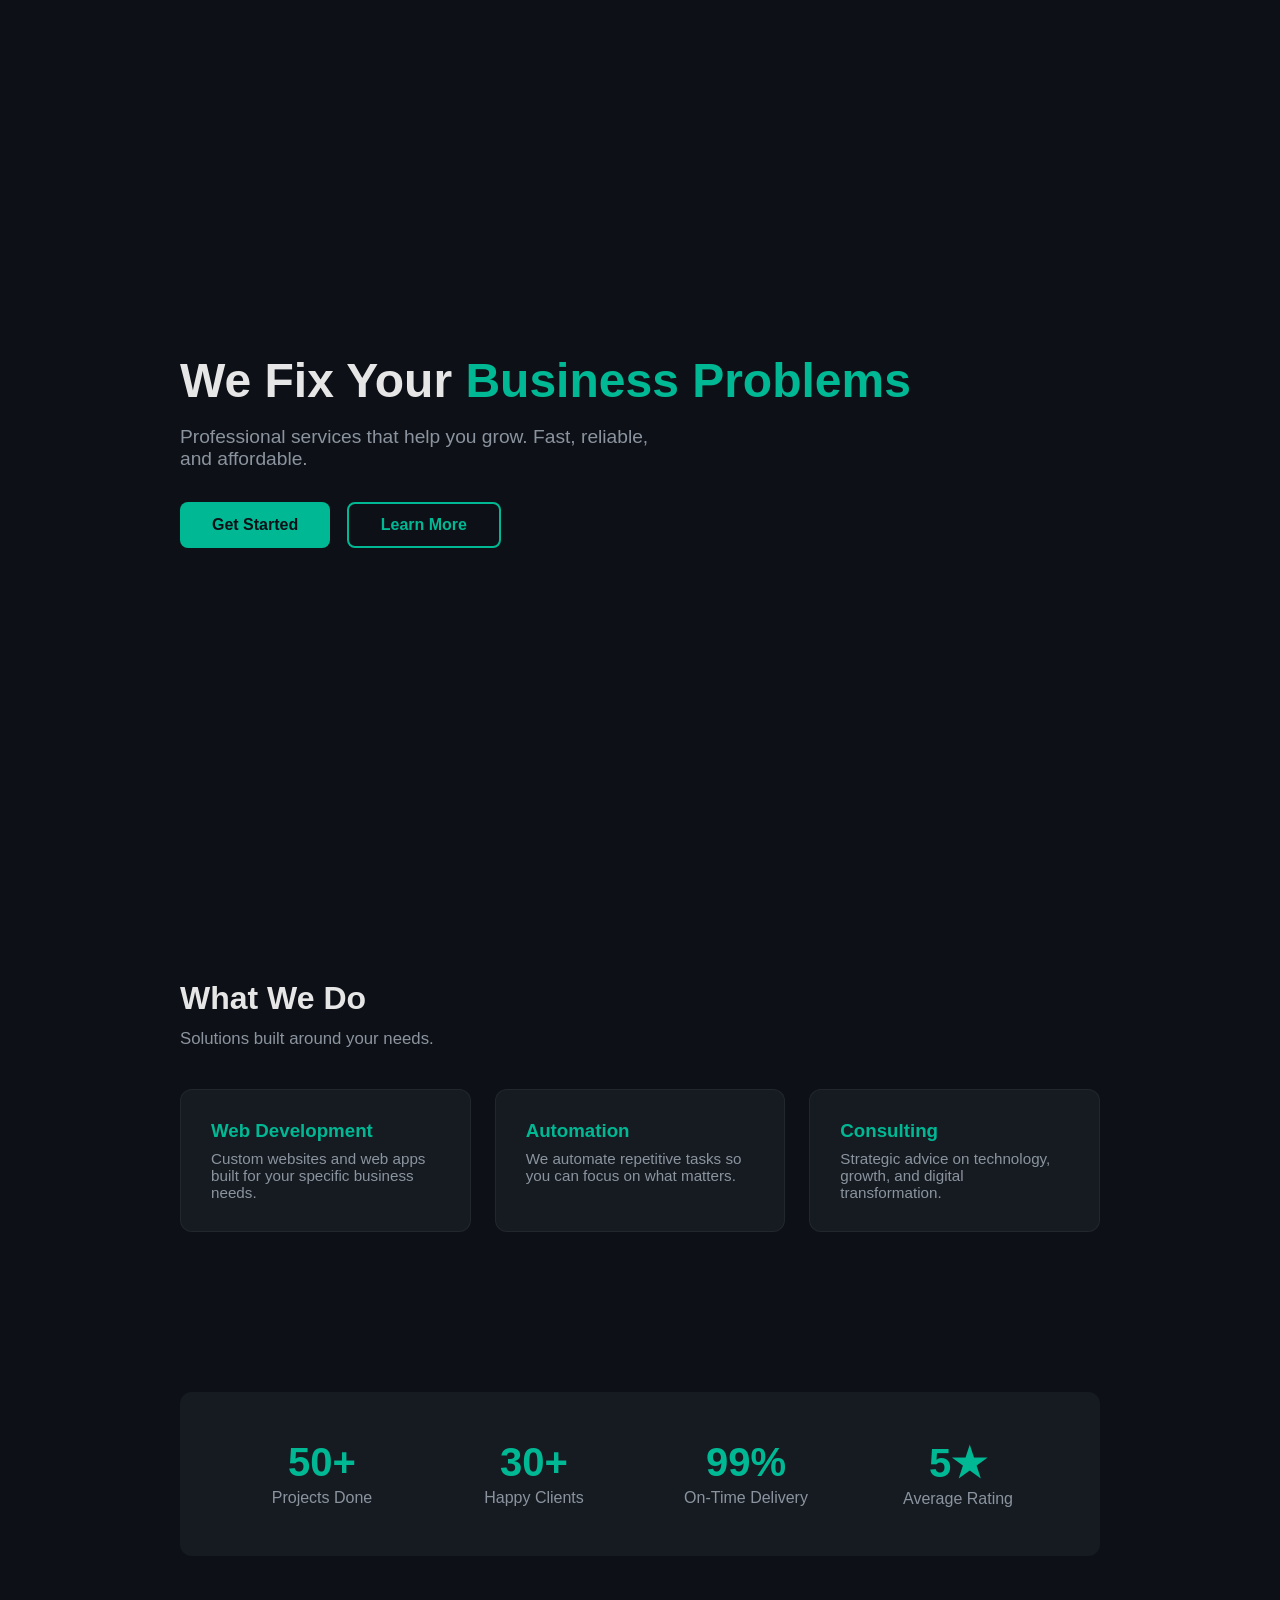
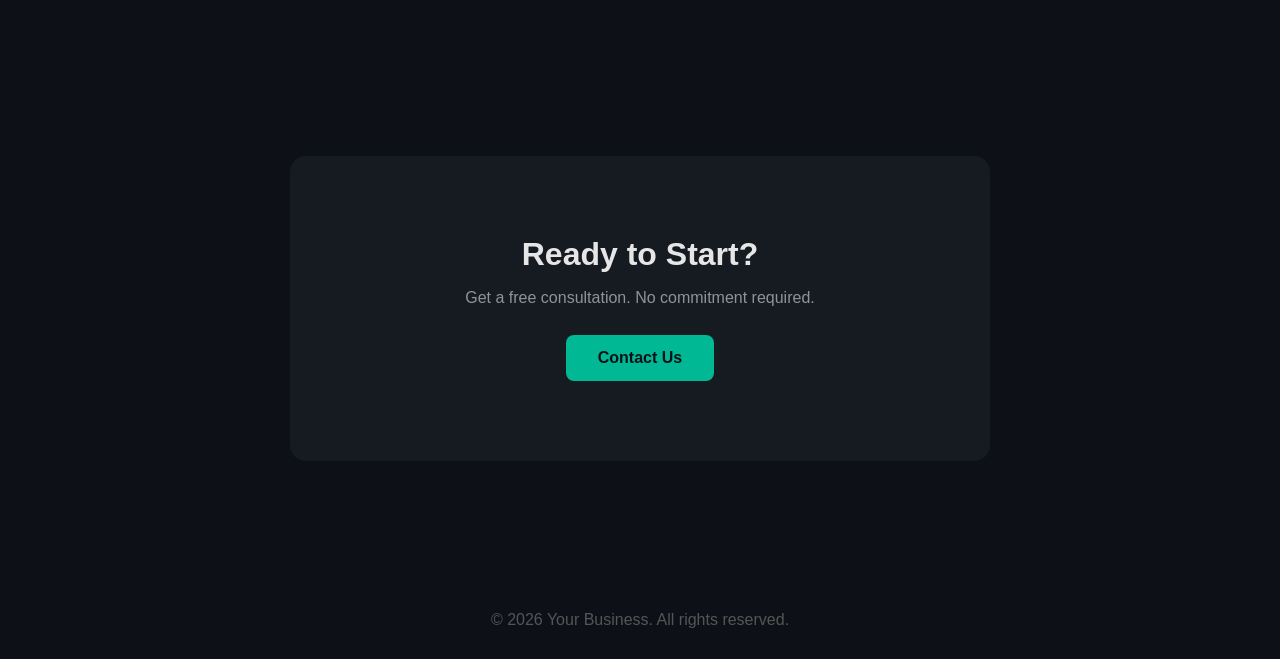
<file: templates/service-business.html>
<!DOCTYPE html>
<html lang="en">
<head>
  <meta charset="UTF-8">
  <meta name="viewport" content="width=device-width, initial-scale=1.0">
  <title>Service Business Landing Page</title>
  <style>
    * { margin: 0; padding: 0; box-sizing: border-box; }
    :root { --primary: #00b894; --dark: #0d1117; --surface: #161b22; }
    body { font-family: -apple-system, BlinkMacSystemFont, 'Segoe UI', sans-serif; background: var(--dark); color: #e6e6e6; }

    .hero {
      min-height: 100vh; display: flex; align-items: center;
      padding: 80px 40px; max-width: 1000px; margin: 0 auto;
    }
    .hero h1 { font-size: 3rem; font-weight: 800; line-height: 1.2; margin-bottom: 16px; }
    .hero h1 span { color: var(--primary); }
    .hero p { font-size: 1.2rem; color: #8b949e; margin-bottom: 32px; max-width: 500px; }
    .btn {
      display: inline-block; background: var(--primary); color: var(--dark);
      padding: 14px 32px; border-radius: 8px; text-decoration: none;
      font-weight: 700; border: none; cursor: pointer; font-size: 1rem;
    }
    .btn:hover { opacity: 0.9; }
    .btn-outline {
      display: inline-block; border: 2px solid var(--primary); color: var(--primary);
      padding: 12px 32px; border-radius: 8px; text-decoration: none;
      font-weight: 600; margin-left: 12px; font-size: 1rem;
    }

    section { padding: 80px 40px; max-width: 1000px; margin: 0 auto; }
    h2 { font-size: 2rem; margin-bottom: 12px; }
    .section-sub { color: #8b949e; margin-bottom: 40px; font-size: 1.05rem; }

    .features { display: grid; grid-template-columns: repeat(auto-fit, minmax(280px, 1fr)); gap: 24px; }
    .feature {
      background: var(--surface); padding: 30px; border-radius: 12px;
      border: 1px solid rgba(255,255,255,0.05);
    }
    .feature h3 { color: var(--primary); margin-bottom: 8px; }
    .feature p { color: #8b949e; font-size: 0.95rem; }

    .stats {
      display: grid; grid-template-columns: repeat(4, 1fr); gap: 24px;
      text-align: center; background: var(--surface); padding: 48px;
      border-radius: 12px;
    }
    .stat h3 { font-size: 2.5rem; color: var(--primary); }
    .stat p { color: #8b949e; margin-top: 4px; }

    .cta {
      text-align: center; padding: 80px 40px;
      background: var(--surface); border-radius: 16px;
      margin: 40px auto; max-width: 700px;
    }
    .cta h2 { margin-bottom: 16px; }
    .cta p { color: #8b949e; margin-bottom: 28px; }

    footer { text-align: center; padding: 30px; color: #555; }

    @media (max-width: 640px) {
      .stats { grid-template-columns: 1fr 1fr; }
      .hero h1 { font-size: 2rem; }
      .btn-outline { margin-left: 0; margin-top: 12px; }
    }
  </style>
</head>
<body>

  <div class="hero">
    <div>
      <h1>We Fix Your <span>Business Problems</span></h1>
      <p>Professional services that help you grow. Fast, reliable, and affordable.</p>
      <a href="#contact" class="btn">Get Started</a>
      <a href="#features" class="btn-outline">Learn More</a>
    </div>
  </div>

  <section id="features">
    <h2>What We Do</h2>
    <p class="section-sub">Solutions built around your needs.</p>
    <div class="features">
      <div class="feature">
        <h3>Web Development</h3>
        <p>Custom websites and web apps built for your specific business needs.</p>
      </div>
      <div class="feature">
        <h3>Automation</h3>
        <p>We automate repetitive tasks so you can focus on what matters.</p>
      </div>
      <div class="feature">
        <h3>Consulting</h3>
        <p>Strategic advice on technology, growth, and digital transformation.</p>
      </div>
    </div>
  </section>

  <section>
    <div class="stats">
      <div class="stat"><h3>50+</h3><p>Projects Done</p></div>
      <div class="stat"><h3>30+</h3><p>Happy Clients</p></div>
      <div class="stat"><h3>99%</h3><p>On-Time Delivery</p></div>
      <div class="stat"><h3>5★</h3><p>Average Rating</p></div>
    </div>
  </section>

  <section>
    <div class="cta" id="contact">
      <h2>Ready to Start?</h2>
      <p>Get a free consultation. No commitment required.</p>
      <a href="mailto:you@email.com" class="btn">Contact Us</a>
    </div>
  </section>

  <footer>&copy; 2026 Your Business. All rights reserved.</footer>

</body>
</html>
</file>
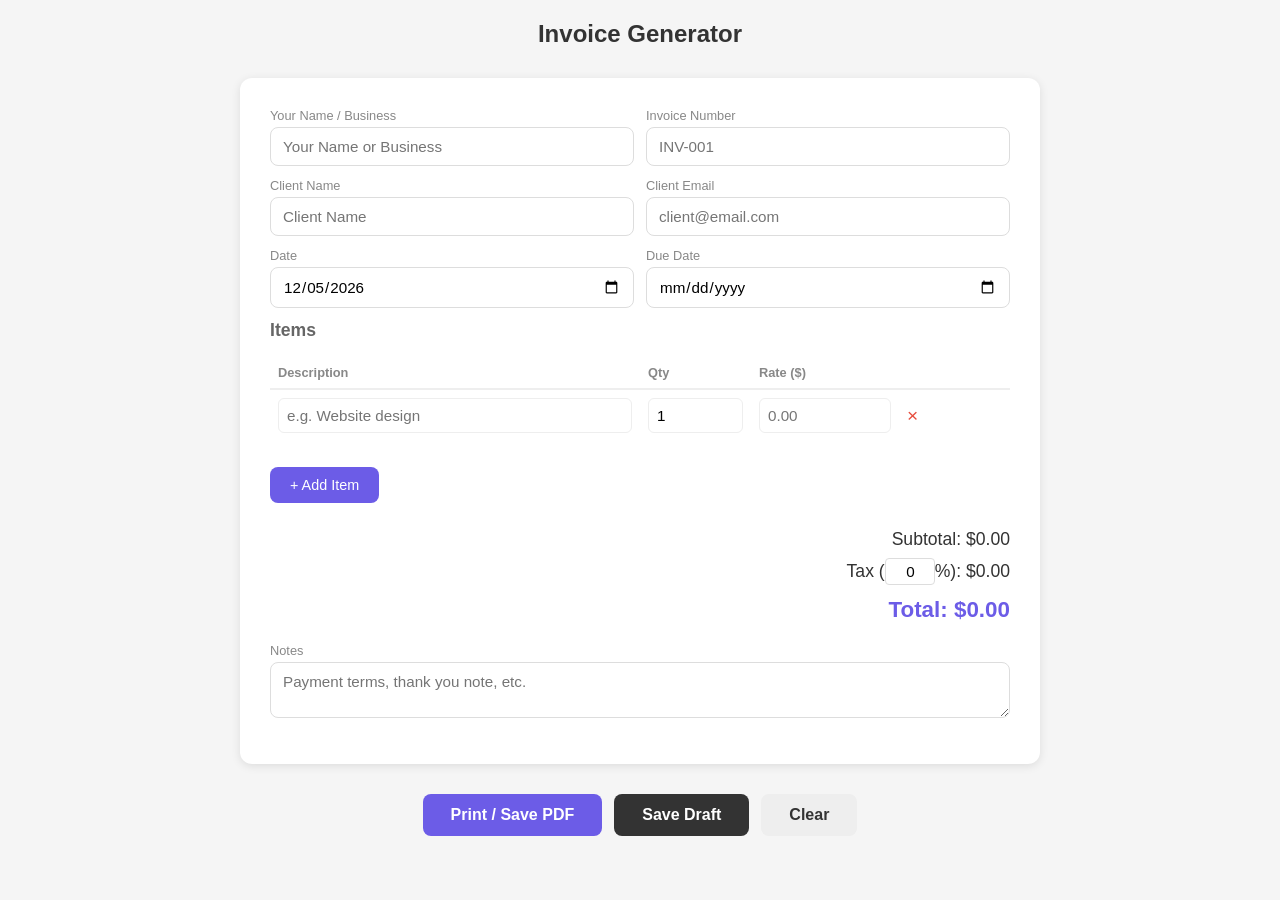
<file: tools/invoice.html>
<!DOCTYPE html>
<html lang="en">
<head>
  <meta charset="UTF-8">
  <meta name="viewport" content="width=device-width, initial-scale=1.0">
  <title>Invoice Generator</title>
  <style>
    * { margin: 0; padding: 0; box-sizing: border-box; }
    body {
      font-family: -apple-system, BlinkMacSystemFont, 'Segoe UI', sans-serif;
      background: #f5f5f5; color: #333; padding: 20px;
    }
    .app { max-width: 800px; margin: 0 auto; }
    h1 { text-align: center; margin-bottom: 30px; font-size: 1.5rem; }

    .editor {
      background: white; padding: 30px; border-radius: 12px;
      box-shadow: 0 2px 10px rgba(0,0,0,0.1); margin-bottom: 30px;
    }
    .editor h2 { font-size: 1.1rem; margin-bottom: 16px; color: #666; }
    .row { display: grid; grid-template-columns: 1fr 1fr; gap: 12px; margin-bottom: 12px; }
    .row.full { grid-template-columns: 1fr; }
    label { font-size: 0.8rem; color: #888; display: block; margin-bottom: 4px; }
    input, textarea, select {
      width: 100%; padding: 10px 12px; border: 1px solid #ddd;
      border-radius: 8px; font-size: 0.95rem; font-family: inherit;
    }
    input:focus, textarea:focus { outline: none; border-color: #6c5ce7; }

    .items-table { width: 100%; margin: 16px 0; border-collapse: collapse; }
    .items-table th {
      text-align: left; font-size: 0.8rem; color: #888;
      padding: 8px; border-bottom: 2px solid #eee;
    }
    .items-table td { padding: 8px; }
    .items-table input {
      border: 1px solid #eee; border-radius: 6px; padding: 8px;
    }
    .btn-remove {
      background: none; border: none; color: #e74c3c; cursor: pointer;
      font-size: 1.2rem;
    }
    .btn-add {
      background: #6c5ce7; color: white; border: none; padding: 10px 20px;
      border-radius: 8px; cursor: pointer; font-size: 0.9rem; margin: 10px 0;
    }

    .totals { text-align: right; margin-top: 16px; font-size: 1.1rem; }
    .totals .grand { font-size: 1.4rem; font-weight: 700; color: #6c5ce7; }

    .actions { display: flex; gap: 12px; justify-content: center; margin-bottom: 30px; }
    .actions button {
      padding: 12px 28px; border-radius: 8px; font-size: 1rem;
      font-weight: 600; cursor: pointer; border: none;
    }
    .btn-print { background: #6c5ce7; color: white; }
    .btn-save { background: #333; color: white; }
    .btn-clear { background: #eee; color: #333; }

    @media print {
      body { background: white; padding: 0; }
      .editor, .actions, h1 { display: none; }
      .invoice-preview { display: block !important; box-shadow: none; border: none; }
    }

    .invoice-preview {
      display: none; background: white; padding: 40px;
      border-radius: 12px; box-shadow: 0 2px 10px rgba(0,0,0,0.1);
    }
  </style>
</head>
<body>
  <div class="app">
    <h1>Invoice Generator</h1>

    <div class="editor" id="editor">
      <div class="row">
        <div>
          <label>Your Name / Business</label>
          <input id="from" placeholder="Your Name or Business">
        </div>
        <div>
          <label>Invoice Number</label>
          <input id="invoiceNum" placeholder="INV-001">
        </div>
      </div>
      <div class="row">
        <div>
          <label>Client Name</label>
          <input id="clientName" placeholder="Client Name">
        </div>
        <div>
          <label>Client Email</label>
          <input id="clientEmail" placeholder="client@email.com">
        </div>
      </div>
      <div class="row">
        <div>
          <label>Date</label>
          <input type="date" id="invoiceDate">
        </div>
        <div>
          <label>Due Date</label>
          <input type="date" id="dueDate">
        </div>
      </div>

      <h2>Items</h2>
      <table class="items-table">
        <thead>
          <tr>
            <th style="width:50%">Description</th>
            <th style="width:15%">Qty</th>
            <th style="width:20%">Rate ($)</th>
            <th style="width:15%"></th>
          </tr>
        </thead>
        <tbody id="itemsBody"></tbody>
      </table>
      <button class="btn-add" onclick="addItem()">+ Add Item</button>

      <div class="totals">
        <div>Subtotal: $<span id="subtotal">0.00</span></div>
        <div style="margin-top:8px">
          Tax (<input type="number" id="taxRate" value="0" style="width:50px;display:inline;text-align:right;border:1px solid #ddd;border-radius:4px;padding:4px" onchange="calcTotal()">%):
          $<span id="tax">0.00</span>
        </div>
        <div class="grand" style="margin-top:12px">Total: $<span id="total">0.00</span></div>
      </div>

      <div class="row full" style="margin-top:20px">
        <div>
          <label>Notes</label>
          <textarea id="notes" rows="2" placeholder="Payment terms, thank you note, etc."></textarea>
        </div>
      </div>
    </div>

    <div class="actions">
      <button class="btn-print" onclick="window.print()">Print / Save PDF</button>
      <button class="btn-save" onclick="saveInvoice()">Save Draft</button>
      <button class="btn-clear" onclick="clearAll()">Clear</button>
    </div>
  </div>

  <script>
    let itemCount = 0;

    function addItem() {
      itemCount++;
      const tr = document.createElement('tr');
      tr.id = 'item-' + itemCount;
      tr.innerHTML = `
        <td><input placeholder="e.g. Website design" onchange="calcTotal()"></td>
        <td><input type="number" value="1" min="1" onchange="calcTotal()"></td>
        <td><input type="number" step="0.01" placeholder="0.00" onchange="calcTotal()"></td>
        <td><button class="btn-remove" onclick="removeItem(${itemCount})">&times;</button></td>
      `;
      document.getElementById('itemsBody').appendChild(tr);
    }

    function removeItem(id) {
      document.getElementById('item-' + id).remove();
      calcTotal();
    }

    function calcTotal() {
      const rows = document.getElementById('itemsBody').children;
      let subtotal = 0;
      for (const row of rows) {
        const inputs = row.querySelectorAll('input');
        const qty = parseFloat(inputs[1].value) || 0;
        const rate = parseFloat(inputs[2].value) || 0;
        subtotal += qty * rate;
      }
      const taxRate = parseFloat(document.getElementById('taxRate').value) || 0;
      const tax = subtotal * (taxRate / 100);
      const total = subtotal + tax;

      document.getElementById('subtotal').textContent = subtotal.toFixed(2);
      document.getElementById('tax').textContent = tax.toFixed(2);
      document.getElementById('total').textContent = total.toFixed(2);
    }

    function saveInvoice() {
      const data = {
        from: document.getElementById('from').value,
        invoiceNum: document.getElementById('invoiceNum').value,
        clientName: document.getElementById('clientName').value,
        clientEmail: document.getElementById('clientEmail').value,
        date: document.getElementById('invoiceDate').value,
        dueDate: document.getElementById('dueDate').value,
        taxRate: document.getElementById('taxRate').value,
        notes: document.getElementById('notes').value,
      };
      const blob = new Blob([JSON.stringify(data, null, 2)], {type: 'application/json'});
      const a = document.createElement('a');
      a.href = URL.createObjectURL(blob);
      a.download = (data.invoiceNum || 'invoice') + '.json';
      a.click();
    }

    function clearAll() {
      if (!confirm('Clear everything?')) return;
      document.getElementById('editor').querySelectorAll('input, textarea').forEach(el => el.value = '');
      document.getElementById('itemsBody').innerHTML = '';
      calcTotal();
    }

    // Set today's date
    document.getElementById('invoiceDate').valueAsDate = new Date();

    // Add first item
    addItem();
  </script>
</body>
</html>
</file>
